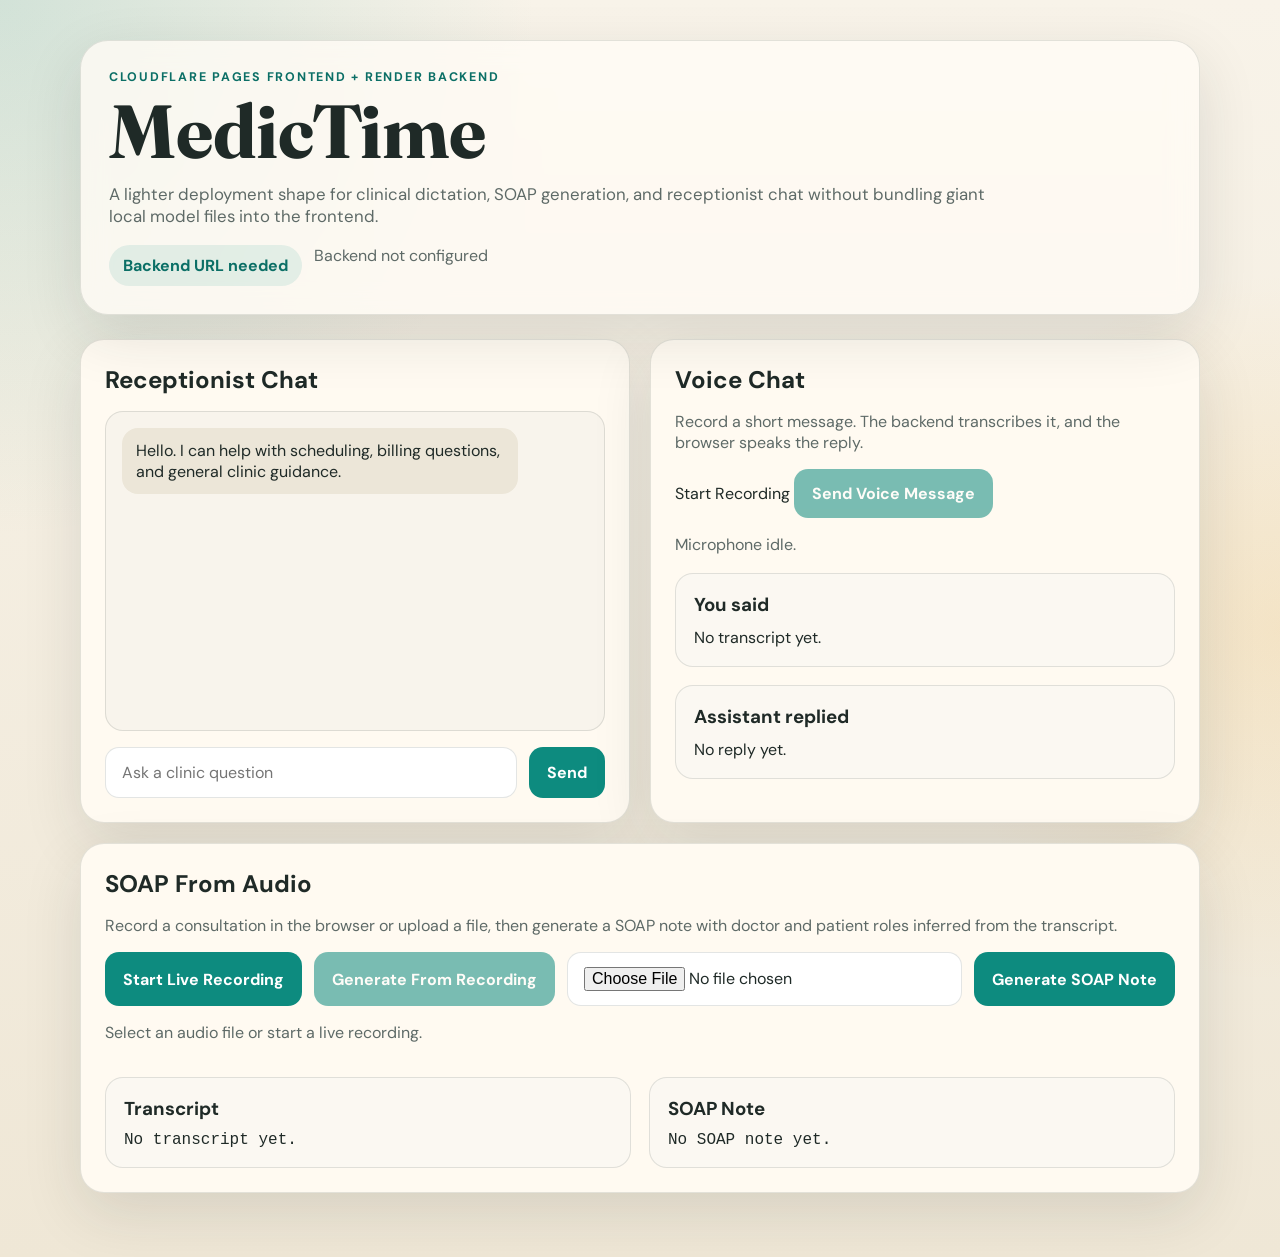
<file: frontend/index.html>
<!DOCTYPE html>
<html lang="en">
<head>
  <meta charset="UTF-8">
  <meta name="viewport" content="width=device-width, initial-scale=1.0">
  <title>MedicTime</title>
  <link rel="preconnect" href="https://fonts.googleapis.com">
  <link rel="preconnect" href="https://fonts.gstatic.com" crossorigin>
  <link href="https://fonts.googleapis.com/css2?family=DM+Sans:wght@400;500;700&family=Fraunces:opsz,wght@9..144,600&display=swap" rel="stylesheet">
  <link rel="stylesheet" href="./style.css">
  <script src="./config.js"></script>
  <script src="./script.js" defer></script>
</head>
<body>
  <main class="page-shell">
    <section class="hero">
      <div class="eyebrow">Cloudflare Pages frontend + Render backend</div>
      <h1>MedicTime</h1>
      <p class="hero-copy">
        A lighter deployment shape for clinical dictation, SOAP generation, and receptionist chat without bundling giant local model files into the frontend.
      </p>
      <div class="status-row">
        <span class="status-badge" id="api-status">Checking API...</span>
        <span class="status-note" id="api-base-label"></span>
      </div>
    </section>

    <section class="panel-grid">
      <article class="panel">
        <h2>Receptionist Chat</h2>
        <div class="chat-log" id="chat-log">
          <div class="message agent">Hello. I can help with scheduling, billing questions, and general clinic guidance.</div>
        </div>
        <div class="input-row">
          <input id="chat-input" type="text" placeholder="Ask a clinic question">
          <button id="chat-send">Send</button>
        </div>
      </article>

      <article class="panel">
        <h2>Voice Chat</h2>
        <p class="panel-copy">Record a short message. The backend transcribes it, and the browser speaks the reply.</p>
        <div class="control-row">
          <buttton id="voice-record-btn">Start Recording</button>
          <button id="voice-send-btn" disabled>Send Voice Message</button>
        </div>
        <p class="hint" id="voice-status">Microphone idle.</p>
        <div class="result-block">
          <h3>You said</h3>
          <p id="voice-transcript">No transcript yet.</p>
        </div>
        <div class="result-block">
          <h3>Assistant replied</h3>
          <p id="voice-reply">No reply yet.</p>
        </div>
      </article>

      <article class="panel panel-wide">
        <h2>SOAP From Audio</h2>
        <p class="panel-copy">Record a consultation in the browser or upload a file, then generate a SOAP note with doctor and patient roles inferred from the transcript.</p>
        <div class="control-row">
          <button id="soap-record-btn">Start Live Recording</button>
          <button id="soap-use-recording-btn" disabled>Generate From Recording</button>
          <input id="soap-file" type="file" accept="audio/*">
          <button id="soap-submit-btn">Generate SOAP Note</button>
        </div>
        <p class="hint" id="soap-status">Select an audio file or start a live recording.</p>
        <div class="soap-layout">
          <div class="result-block">
            <h3>Transcript</h3>
            <pre id="soap-transcript">No transcript yet.</pre>
          </div>
          <div class="result-block">
            <h3>SOAP Note</h3>
            <pre id="soap-note">No SOAP note yet.</pre>
          </div>
        </div>
      </article>
    </section>
  </main>
</body>
</html>
</file>
<file: frontend/style.css>
:root {
  --bg: #f4efe4;
  --surface: rgba(255, 252, 246, 0.8);
  --surface-strong: #fffaf1;
  --text: #1f2a27;
  --muted: #5e6a67;
  --line: rgba(31, 42, 39, 0.12);
  --accent: #0d8b7f;
  --accent-deep: #0b6f66;
  --shadow: 0 20px 60px rgba(31, 42, 39, 0.12);
}

* {
  box-sizing: border-box;
}

body {
  margin: 0;
  font-family: "DM Sans", sans-serif;
  color: var(--text);
  background:
    radial-gradient(circle at top left, rgba(13, 139, 127, 0.16), transparent 30%),
    radial-gradient(circle at right, rgba(245, 159, 11, 0.12), transparent 25%),
    linear-gradient(180deg, #f8f3e9 0%, #efe7d6 100%);
  min-height: 100vh;
}

.page-shell {
  width: min(1120px, calc(100% - 32px));
  margin: 0 auto;
  padding: 40px 0 64px;
}

.hero {
  padding: 28px;
  border: 1px solid var(--line);
  border-radius: 28px;
  background: var(--surface);
  backdrop-filter: blur(14px);
  box-shadow: var(--shadow);
}

.eyebrow {
  text-transform: uppercase;
  letter-spacing: 0.14em;
  color: var(--accent-deep);
  font-size: 0.78rem;
  font-weight: 700;
}

h1,
h2,
h3 {
  margin: 0;
}

h1 {
  margin-top: 10px;
  font-family: "Fraunces", serif;
  font-size: clamp(2.8rem, 7vw, 4.7rem);
  line-height: 0.95;
}

.hero-copy,
.panel-copy,
.hint,
.status-note {
  color: var(--muted);
}

.hero-copy {
  max-width: 56rem;
  font-size: 1.05rem;
}

.status-row {
  display: flex;
  gap: 12px;
  flex-wrap: wrap;
  margin-top: 18px;
}

.status-badge {
  display: inline-flex;
  align-items: center;
  padding: 10px 14px;
  border-radius: 999px;
  background: rgba(13, 139, 127, 0.1);
  color: var(--accent-deep);
  font-weight: 700;
}

.panel-grid {
  display: grid;
  grid-template-columns: repeat(2, minmax(0, 1fr));
  gap: 20px;
  margin-top: 24px;
}

.panel {
  padding: 24px;
  border-radius: 24px;
  border: 1px solid var(--line);
  background: var(--surface-strong);
  box-shadow: var(--shadow);
}

.panel-wide {
  grid-column: 1 / -1;
}

.chat-log {
  height: 320px;
  overflow-y: auto;
  padding: 16px;
  margin-top: 16px;
  border-radius: 18px;
  background: #f8f4ec;
  border: 1px solid var(--line);
}

.message {
  max-width: 85%;
  padding: 12px 14px;
  border-radius: 16px;
  margin-bottom: 12px;
  white-space: pre-wrap;
}

.message.user {
  margin-left: auto;
  background: var(--accent);
  color: white;
}

.message.agent {
  background: #ece6d8;
}

.input-row,
.control-row {
  display: flex;
  gap: 12px;
  flex-wrap: wrap;
  margin-top: 16px;
}

input[type="text"],
input[type="file"],
button {
  font: inherit;
}

input[type="text"],
input[type="file"] {
  flex: 1;
  min-width: 220px;
  padding: 14px 16px;
  border: 1px solid var(--line);
  border-radius: 14px;
  background: white;
}

button {
  border: 0;
  border-radius: 14px;
  padding: 14px 18px;
  background: var(--accent);
  color: white;
  font-weight: 700;
  cursor: pointer;
  transition: transform 150ms ease, background 150ms ease;
}

button:hover {
  background: var(--accent-deep);
  transform: translateY(-1px);
}

button:disabled {
  cursor: not-allowed;
  opacity: 0.55;
  transform: none;
}

.result-block {
  margin-top: 18px;
  padding: 18px;
  border-radius: 18px;
  border: 1px solid var(--line);
  background: #fbf8f2;
}

.result-block p,
pre {
  margin: 10px 0 0;
}

pre {
  white-space: pre-wrap;
  word-break: break-word;
  font-family: ui-monospace, SFMono-Regular, Menlo, Consolas, monospace;
}

.soap-layout {
  display: grid;
  grid-template-columns: repeat(2, minmax(0, 1fr));
  gap: 18px;
  margin-top: 10px;
}

@media (max-width: 840px) {
  .panel-grid,
  .soap-layout {
    grid-template-columns: 1fr;
  }

  .page-shell {
    width: min(100% - 20px, 1120px);
    padding-top: 20px;
  }

  .hero,
  .panel {
    padding: 18px;
  }
}
</file>
